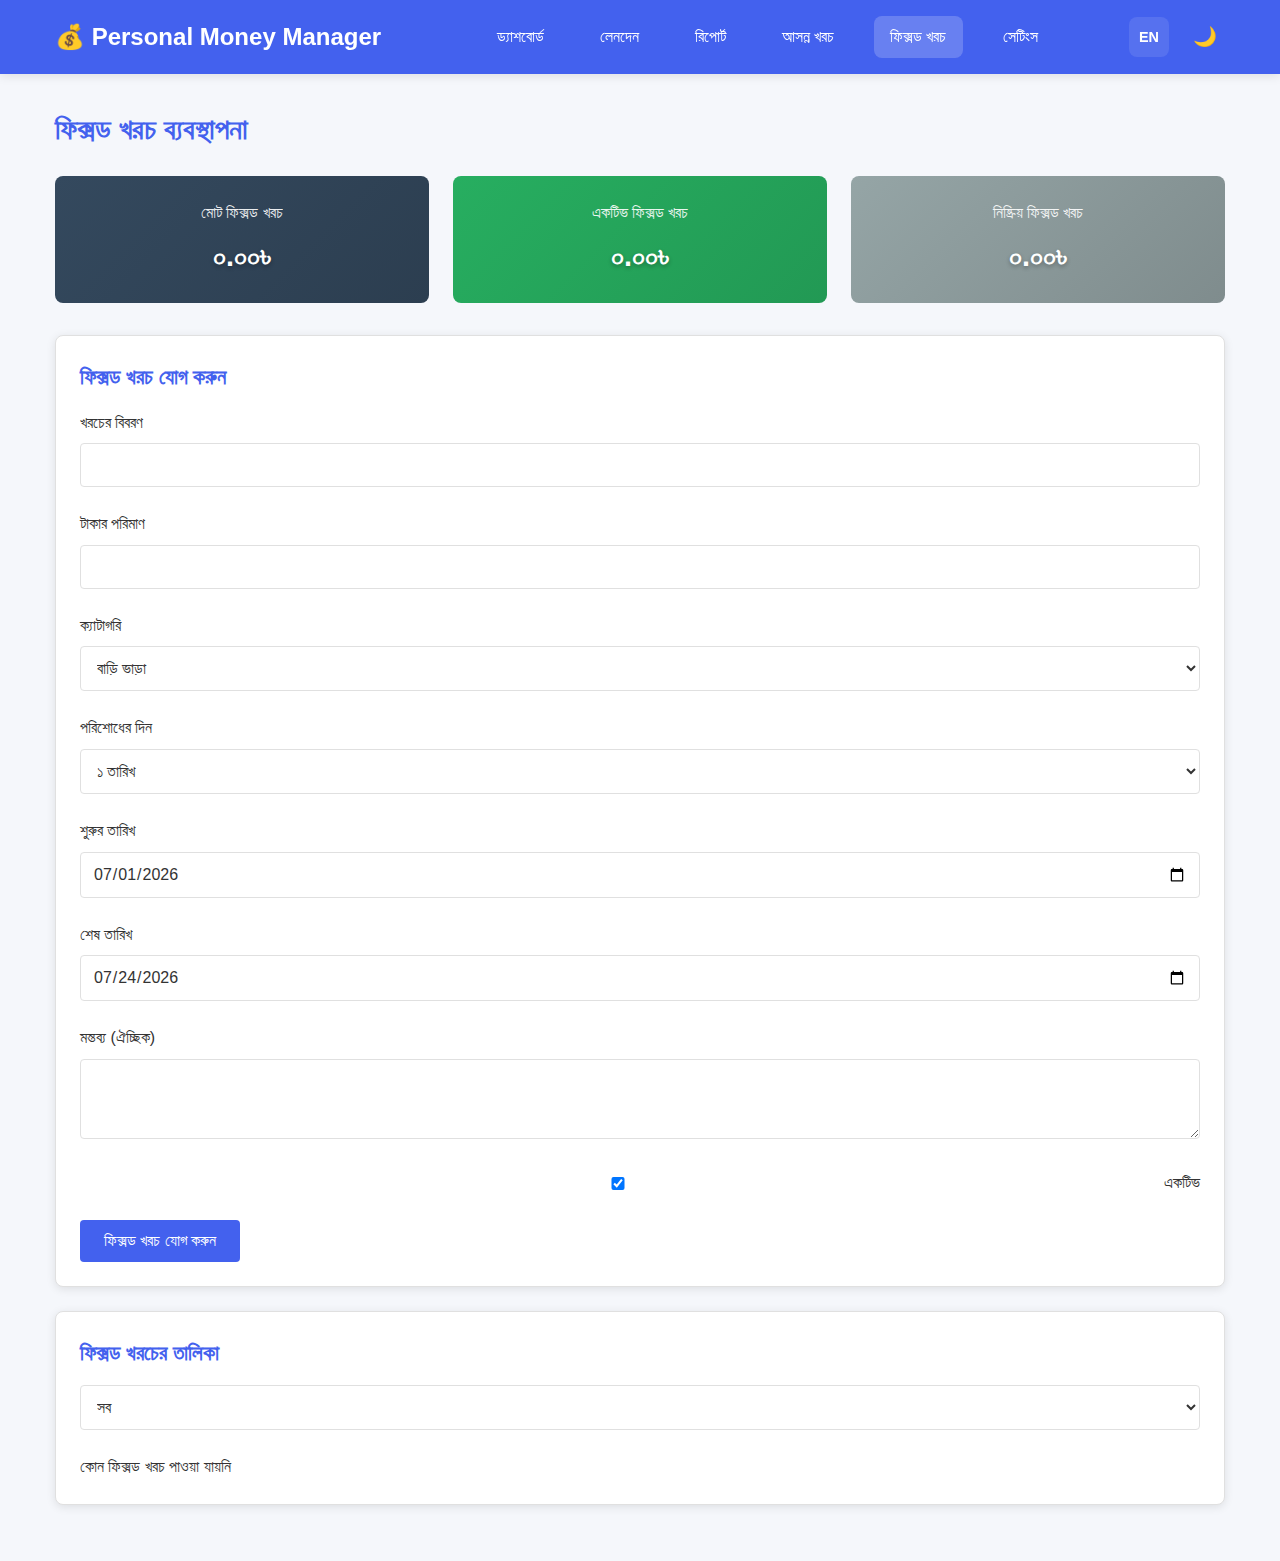
<file: fixed-expenses.html>
<!DOCTYPE html>
<html lang="bn">
  <head>
    <meta charset="UTF-8" />
    <meta name="viewport" content="width=device-width, initial-scale=1.0" />
    <title>Personal Money Manager - Fixed Expenses</title>
    <link rel="stylesheet" href="css/style.css" />
  </head>
  <body>
    <header>
      <div class="container">
        <div class="header-content">
          <div class="logo">💰 Personal Money Manager</div>
          <nav>
            <ul>
              <li><a href="index.html" class="nav-link">ড্যাশবোর্ড</a></li>
              <li><a href="transactions.html" class="nav-link">লেনদেন</a></li>
              <li><a href="reports.html" class="nav-link">রিপোর্ট</a></li>
              <li><a href="upcoming.html" class="nav-link">আসন্ন খরচ</a></li>
              <li>
                <a href="fixed-expenses.html" class="nav-link active"
                  >ফিক্সড খরচ</a
                >
              </li>
              <li><a href="settings.html" class="nav-link">সেটিংস</a></li>
            </ul>
          </nav>
          <div class="header-controls">
            <button class="language-toggle" id="languageToggle">EN</button>
            <button class="theme-toggle" id="themeToggle">🌙</button>
          </div>
        </div>
      </div>
    </header>

    <div class="container">
      <div class="page active">
        <h2 class="page-title" data-i18n="fixedExpenseManagement">
          ফিক্সড খরচ ব্যবস্থাপনা
        </h2>

        <!-- Fixed Expenses Summary -->
        <div class="summary-cards">
          <div class="summary-card fixed-total">
            <h3 data-i18n="totalFixedExpenses">মোট ফিক্সড খরচ</h3>
            <div class="amount" id="totalFixed">৳ 0</div>
          </div>
          <div class="summary-card fixed-active">
            <h3 data-i18n="activeFixedExpenses">একটিভ ফিক্সড খরচ</h3>
            <div class="amount" id="activeFixed">৳ 0</div>
          </div>
          <div class="summary-card fixed-inactive">
            <h3 data-i18n="inactiveFixedExpenses">নিষ্ক্রিয় ফিক্সড খরচ</h3>
            <div class="amount" id="inactiveFixed">৳ 0</div>
          </div>
        </div>

        <div class="card">
          <h3 data-i18n="addFixedExpense">ফিক্সড খরচ যোগ করুন</h3>
          <form id="fixedExpenseForm">
            <div class="form-group">
              <label for="fixedTitle" data-i18n="expenseDescription"
                >খরচের বিবরণ</label
              >
              <input type="text" id="fixedTitle" required />
            </div>

            <div class="form-group">
              <label for="fixedAmount" data-i18n="amount">টাকার পরিমাণ</label>
              <input
                type="number"
                id="fixedAmount"
                step="0.01"
                min="0"
                required
              />
            </div>

            <div class="form-group">
              <label for="fixedCategory" data-i18n="category">ক্যাটাগরি</label>
              <select id="fixedCategory" required>
                <option value="rent" data-i18n="rent">বাড়ি ভাড়া</option>
                <option value="utilities" data-i18n="utilities">
                  ইউটিলিটি বিল
                </option>
                <option value="internet" data-i18n="internet">ইন্টারনেট</option>
                <option value="loan" data-i18n="loan">লোন</option>
                <option value="insurance" data-i18n="insurance">বীমা</option>
                <option value="subscription" data-i18n="subscription">
                  সাবস্ক্রিপশন
                </option>
                <option value="other" data-i18n="other">অন্যান্য</option>
              </select>
            </div>

            <div class="form-group">
              <label for="fixedDueDay" data-i18n="dueDay">পরিশোধের দিন</label>
              <select id="fixedDueDay" required>
                <option value="1">১ তারিখ</option>
                <option value="5">৫ তারিখ</option>
                <option value="10">১০ তারিখ</option>
                <option value="15">১৫ তারিখ</option>
                <option value="20">২০ তারিখ</option>
                <option value="25">২৫ তারিখ</option>
                <option value="28">২৮ তারিখ</option>
              </select>
            </div>

            <div class="form-group">
              <label for="fixedStartDate" data-i18n="startDate"
                >শুরুর তারিখ</label
              >
              <input type="date" id="fixedStartDate" required />
            </div>

            <div class="form-group">
              <label for="fixedEndDate" data-i18n="endDate"
                >শেষ তারিখ (ঐচ্ছিক)</label
              >
              <input type="date" id="fixedEndDate" />
            </div>

            <div class="form-group">
              <label for="fixedNotes" data-i18n="notesOptional"
                >মন্তব্য (ঐচ্ছিক)</label
              >
              <textarea id="fixedNotes" rows="3"></textarea>
            </div>

            <div class="form-group">
              <label class="toggle-label">
                <input type="checkbox" id="fixedActive" checked />
                <span data-i18n="active">একটিভ</span>
              </label>
            </div>

            <button type="submit" data-i18n="addFixedExpense">
              ফিক্সড খরচ যোগ করুন
            </button>
          </form>
        </div>

        <div class="card">
          <h3 data-i18n="fixedExpenseList">ফিক্সড খরচের তালিকা</h3>
          <div class="filter-options">
            <select id="filterFixedStatus">
              <option value="all" data-i18n="all">সব</option>
              <option value="active" data-i18n="active">একটিভ</option>
              <option value="inactive" data-i18n="inactive">নিষ্ক্রিয়</option>
            </select>
          </div>
          <div id="fixedExpenseList"></div>
        </div>
      </div>
    </div>

    <script src="js/app.js"></script>
    <script src="js/fixed-expenses.js"></script>
  </body>
</html>
</file>
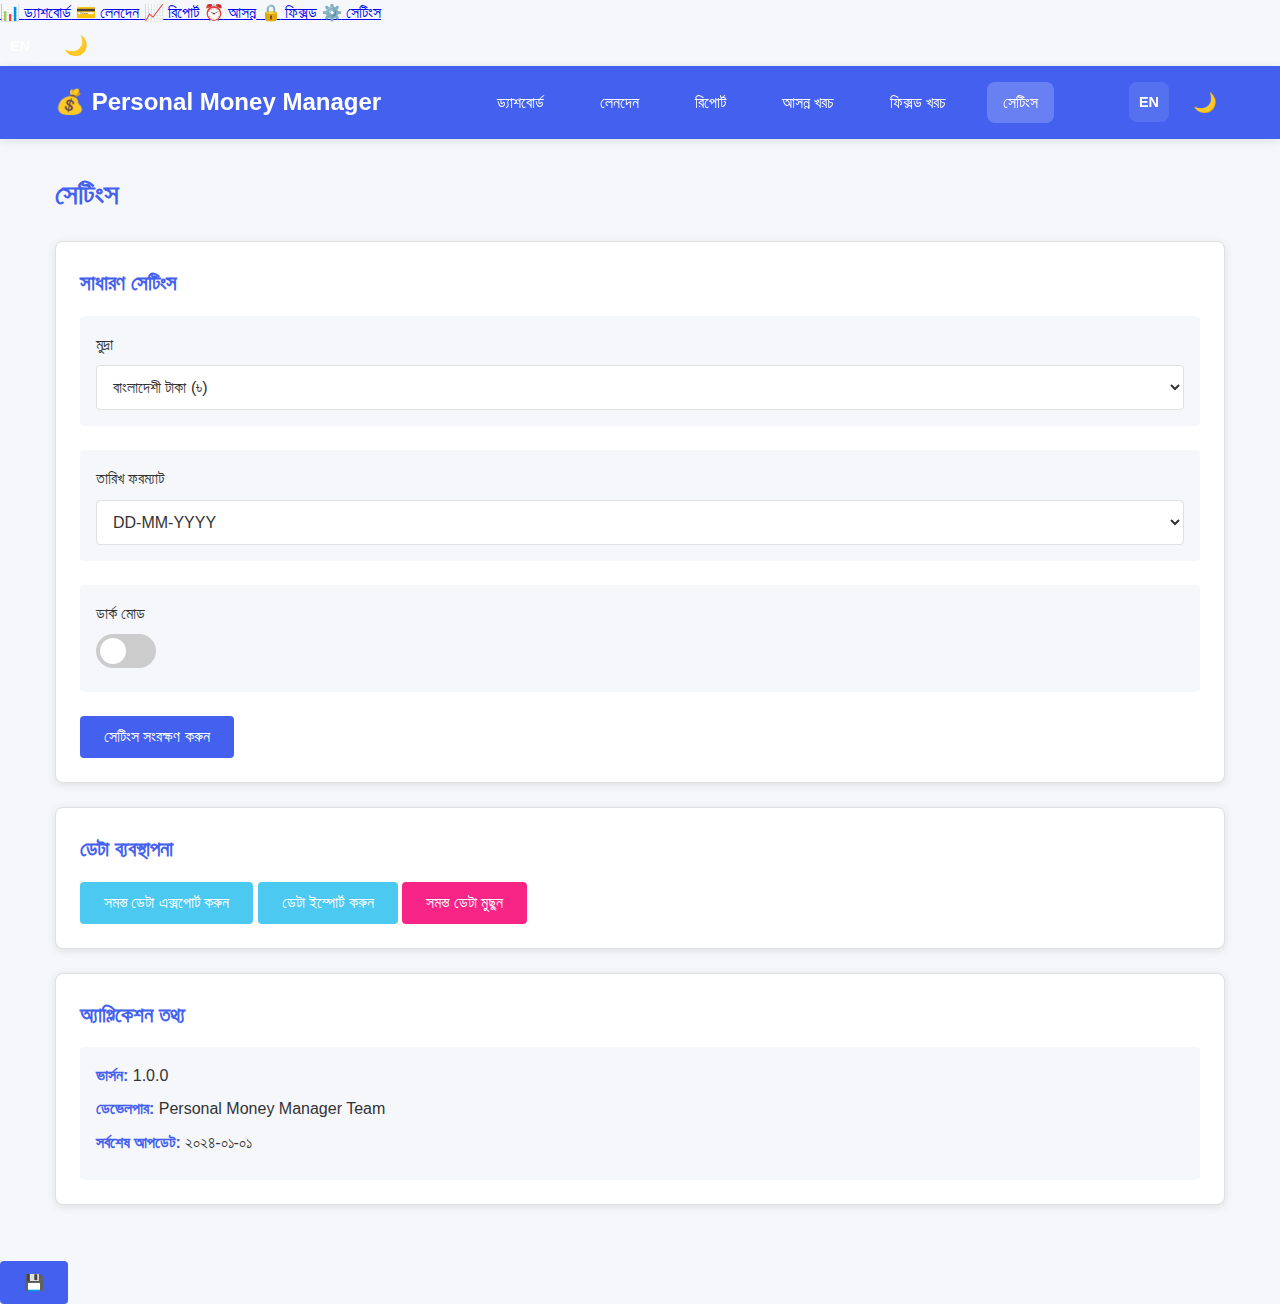
<file: settings.html>
<!DOCTYPE html>
<html lang="bn">
  <head>
    <meta charset="UTF-8" />
    <meta name="viewport" content="width=device-width, initial-scale=1.0" />
    <title>Personal Money Manager - Settings</title>
    <link rel="stylesheet" href="css/style.css" />
    <link
      rel="stylesheet"
      href="css/mobile.css"
      media="screen and (max-width: 768px)"
    />
  </head>
  <body>
    <!-- Mobile Bottom Navigation -->
    <nav class="mobile-nav">
      <a href="index.html" class="mobile-nav-item">
        <span class="nav-icon">📊</span>
        <span class="nav-label">ড্যাশবোর্ড</span>
      </a>
      <a href="transactions.html" class="mobile-nav-item">
        <span class="nav-icon">💳</span>
        <span class="nav-label">লেনদেন</span>
      </a>
      <a href="reports.html" class="mobile-nav-item">
        <span class="nav-icon">📈</span>
        <span class="nav-label">রিপোর্ট</span>
      </a>
      <a href="upcoming.html" class="mobile-nav-item">
        <span class="nav-icon">⏰</span>
        <span class="nav-label">আসন্ন</span>
      </a>
      <a href="fixed-expenses.html" class="mobile-nav-item">
        <span class="nav-icon">🔒</span>
        <span class="nav-label">ফিক্সড</span>
      </a>
      <a href="settings.html" class="mobile-nav-item active">
        <span class="nav-icon">⚙️</span>
        <span class="nav-label">সেটিংস</span>
      </a>
      <div class="header-controls">
        <button class="language-toggle" id="mobileLanguageToggle">EN</button>
        <button class="theme-toggle" id="mobileThemeToggle">🌙</button>
      </div>
    </nav>

    <!-- Desktop Header - Original -->
    <header>
      <div class="container">
        <div class="header-content">
          <div class="logo">💰 Personal Money Manager</div>
          <nav>
            <ul>
              <li><a href="index.html" class="nav-link">ড্যাশবোর্ড</a></li>
              <li><a href="transactions.html" class="nav-link">লেনদেন</a></li>
              <li><a href="reports.html" class="nav-link">রিপোর্ট</a></li>
              <li><a href="upcoming.html" class="nav-link">আসন্ন খরচ</a></li>
              <li>
                <a href="fixed-expenses.html" class="nav-link">ফিক্সড খরচ</a>
              </li>
              <li>
                <a href="settings.html" class="nav-link active">সেটিংস</a>
              </li>
            </ul>
          </nav>
          <div class="header-controls">
            <button class="language-toggle" id="desktopLanguageToggle">
              EN
            </button>
            <button class="theme-toggle" id="desktopThemeToggle">🌙</button>
          </div>
        </div>
      </div>
    </header>

    <div class="container">
      <div id="settings" class="page active">
        <h2 class="page-title">সেটিংস</h2>

        <div class="card">
          <h3>সাধারণ সেটিংস</h3>

          <div class="settings-option">
            <label for="currency">মুদ্রা</label>
            <select id="currency">
              <option value="BDT">বাংলাদেশী টাকা (৳)</option>
              <option value="USD">ইউএস ডলার ($)</option>
              <option value="EUR">ইউরো (€)</option>
              <option value="GBP">ব্রিটিশ পাউন্ড (£)</option>
              <option value="INR">ভারতীয় রুপী (₹)</option>
            </select>
          </div>

          <div class="settings-option">
            <label for="dateFormat">তারিখ ফরম্যাট</label>
            <select id="dateFormat">
              <option value="dd-mm-yyyy">DD-MM-YYYY</option>
              <option value="mm-dd-yyyy">MM-DD-YYYY</option>
              <option value="yyyy-mm-dd">YYYY-MM-DD</option>
            </select>
          </div>

          <div class="settings-option">
            <label>ডার্ক মোড</label>
            <label class="toggle-switch">
              <input type="checkbox" id="darkMode" />
              <span class="slider"></span>
            </label>
          </div>

          <button id="saveSettings">সেটিংস সংরক্ষণ করুন</button>
        </div>

        <div class="card">
          <h3>ডেটা ব্যবস্থাপনা</h3>
          <button id="exportData" class="btn-success">
            সমস্ত ডেটা এক্সপোর্ট করুন
          </button>
          <button id="importData" class="btn-success">
            ডেটা ইম্পোর্ট করুন
          </button>
          <button id="clearData" class="btn-danger">সমস্ত ডেটা মুছুন</button>
        </div>

        <div class="card">
          <h3>অ্যাপ্লিকেশন তথ্য</h3>
          <div class="app-info">
            <p><strong>ভার্সন:</strong> 1.0.0</p>
            <p><strong>ডেভেলপার:</strong> Personal Money Manager Team</p>
            <p>
              <strong>সর্বশেষ আপডেট:</strong>
              <span id="lastUpdateDate">২০২৪-০১-০১</span>
            </p>
          </div>
        </div>
      </div>
    </div>

    <!-- Floating Action Button for Mobile -->
    <button class="fab" id="fab">
      <span class="fab-icon">💾</span>
    </button>

    <script src="js/app.js"></script>
    <script src="js/settings.js"></script>
    <script src="js/mobile.js"></script>
  </body>
</html>
</file>
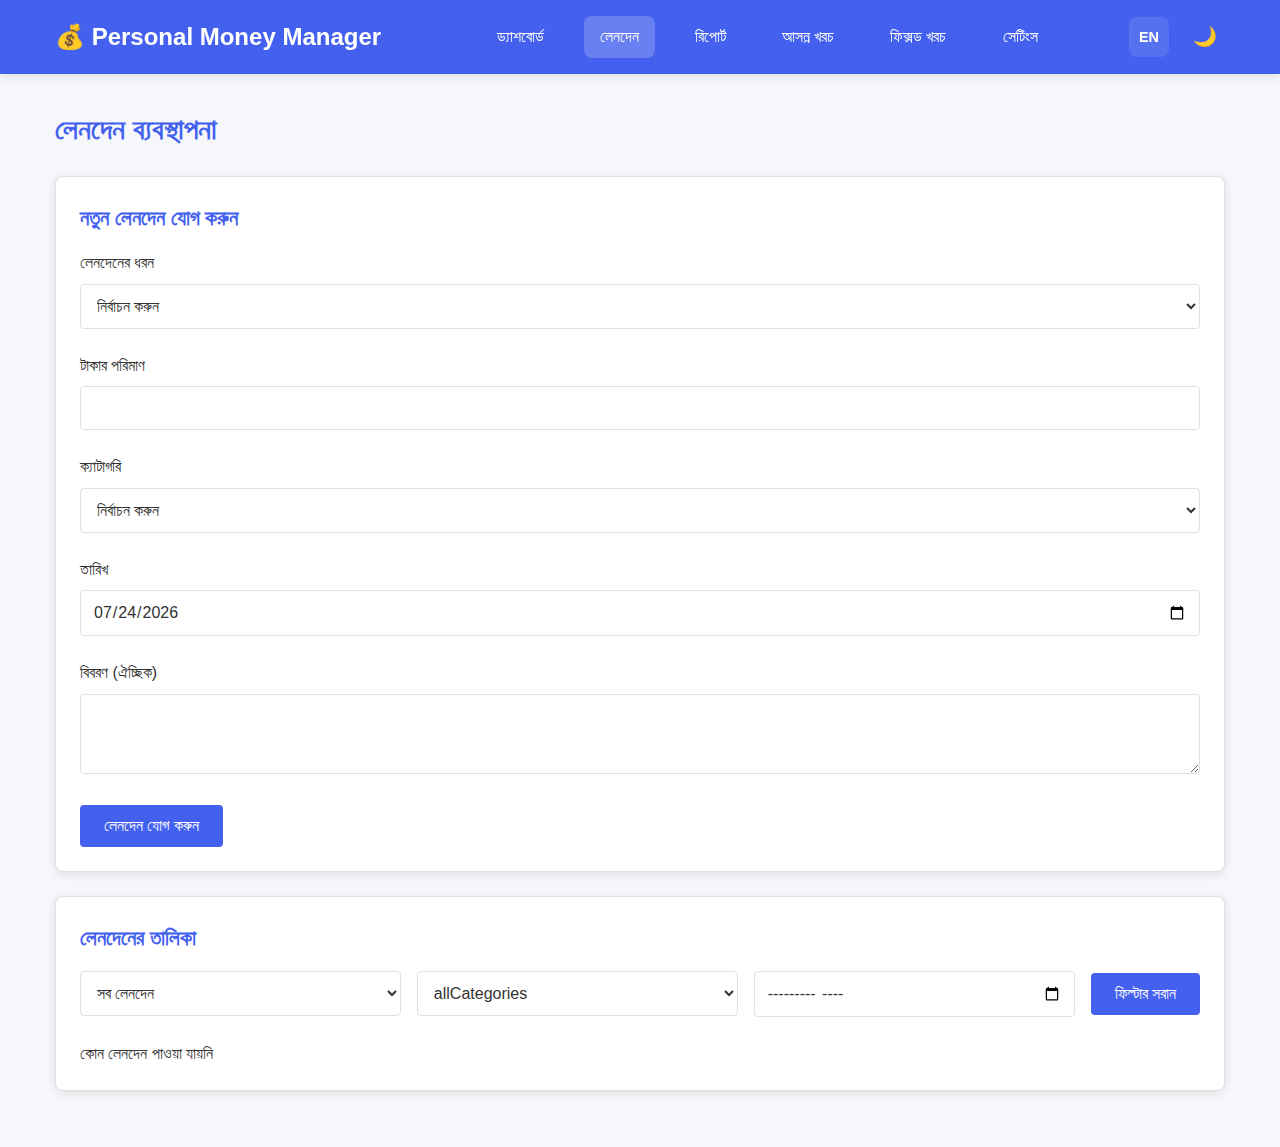
<file: transactions.html>
<!DOCTYPE html>
<html lang="bn">
<head>
    <meta charset="UTF-8">
    <meta name="viewport" content="width=device-width, initial-scale=1.0">
    <title>Personal Money Manager - Transactions</title>
    <link rel="stylesheet" href="css/style.css">
</head>
<body>
    <header>
        <div class="container">
            <div class="header-content">
                <div class="logo">💰 Personal Money Manager</div>
                <nav>
                    <ul>
                        <li><a href="index.html" class="nav-link">ড্যাশবোর্ড</a></li>
                        <li><a href="transactions.html" class="nav-link active">লেনদেন</a></li>
                        <li><a href="reports.html" class="nav-link">রিপোর্ট</a></li>
                        <li><a href="upcoming.html" class="nav-link">আসন্ন খরচ</a></li>
                        <li><a href="fixed-expenses.html" class="nav-link">ফিক্সড খরচ</a></li>
                        <li><a href="settings.html" class="nav-link">সেটিংস</a></li>
                    </ul>
                </nav>
                <div class="header-controls">
                    <button class="language-toggle" id="languageToggle">EN</button>
                    <button class="theme-toggle" id="themeToggle">🌙</button>
                </div>
            </div>
        </div>
    </header>

    <div class="container">
        <div class="page active">
            <h2 class="page-title" data-i18n="transactionManagement">লেনদেন ব্যবস্থাপনা</h2>
            
            <div class="card">
                <h3 data-i18n="addNewTransaction">নতুন লেনদেন যোগ করুন</h3>
                <form id="transactionForm">
                    <div class="form-group">
                        <label for="type" data-i18n="transactionType">লেনদেনের ধরন</label>
                        <select id="type" required>
                            <option value="" data-i18n="selectOption">নির্বাচন করুন</option>
                            <option value="income" data-i18n="income">আয়</option>
                            <option value="expense" data-i18n="expense">খরচ</option>
                            <option value="saving" data-i18n="saving">সঞ্চয়</option>
                        </select>
                    </div>
                    
                    <div class="form-group">
                        <label for="amount" data-i18n="amount">টাকার পরিমাণ</label>
                        <input type="number" id="amount" step="0.01" min="0" required>
                    </div>
                    
                    <div class="form-group" id="categoryGroup">
                        <label for="category" data-i18n="category">ক্যাটাগরি</label>
                        <select id="category">
                            <option value="" data-i18n="selectOption">নির্বাচন করুন</option>
                        </select>
                    </div>
                    
                    <div class="form-group" id="sourceGroup" style="display: none;">
                        <label for="source" data-i18n="source">উৎস</label>
                        <input type="text" id="source">
                    </div>
                    
                    <div class="form-group">
                        <label for="date" data-i18n="date">তারিখ</label>
                        <input type="date" id="date" required>
                    </div>
                    
                    <div class="form-group">
                        <label for="description" data-i18n="descriptionOptional">বিবরণ (ঐচ্ছিক)</label>
                        <textarea id="description" rows="3"></textarea>
                    </div>
                    
                    <button type="submit" data-i18n="addTransaction">লেনদেন যোগ করুন</button>
                </form>
            </div>

            <div class="card">
                <h3 data-i18n="transactionList">লেনদেনের তালিকা</h3>
                <div class="filter-options">
                    <select id="filterType">
                        <option value="all" data-i18n="allTransactions">সব লেনদেন</option>
                        <option value="income" data-i18n="incomeOnly">শুধু আয়</option>
                        <option value="expense" data-i18n="expenseOnly">শুধু খরচ</option>
                        <option value="saving" data-i18n="savingOnly">শুধু সঞ্চয়</option>
                    </select>
                    
                    <select id="filterCategory">
                        <option value="all" data-i18n="allCategories">সব ক্যাটাগরি</option>
                    </select>
                    
                    <input type="month" id="filterMonth">
                    
                    <button type="button" id="clearFilters" data-i18n="clearFilters">ফিল্টার সরান</button>
                </div>
                
                <div id="transactionList"></div>
            </div>
        </div>
    </div>

    <script src="js/app.js"></script>
    <script src="js/transactions.js"></script>
</body>
</html>
</file>
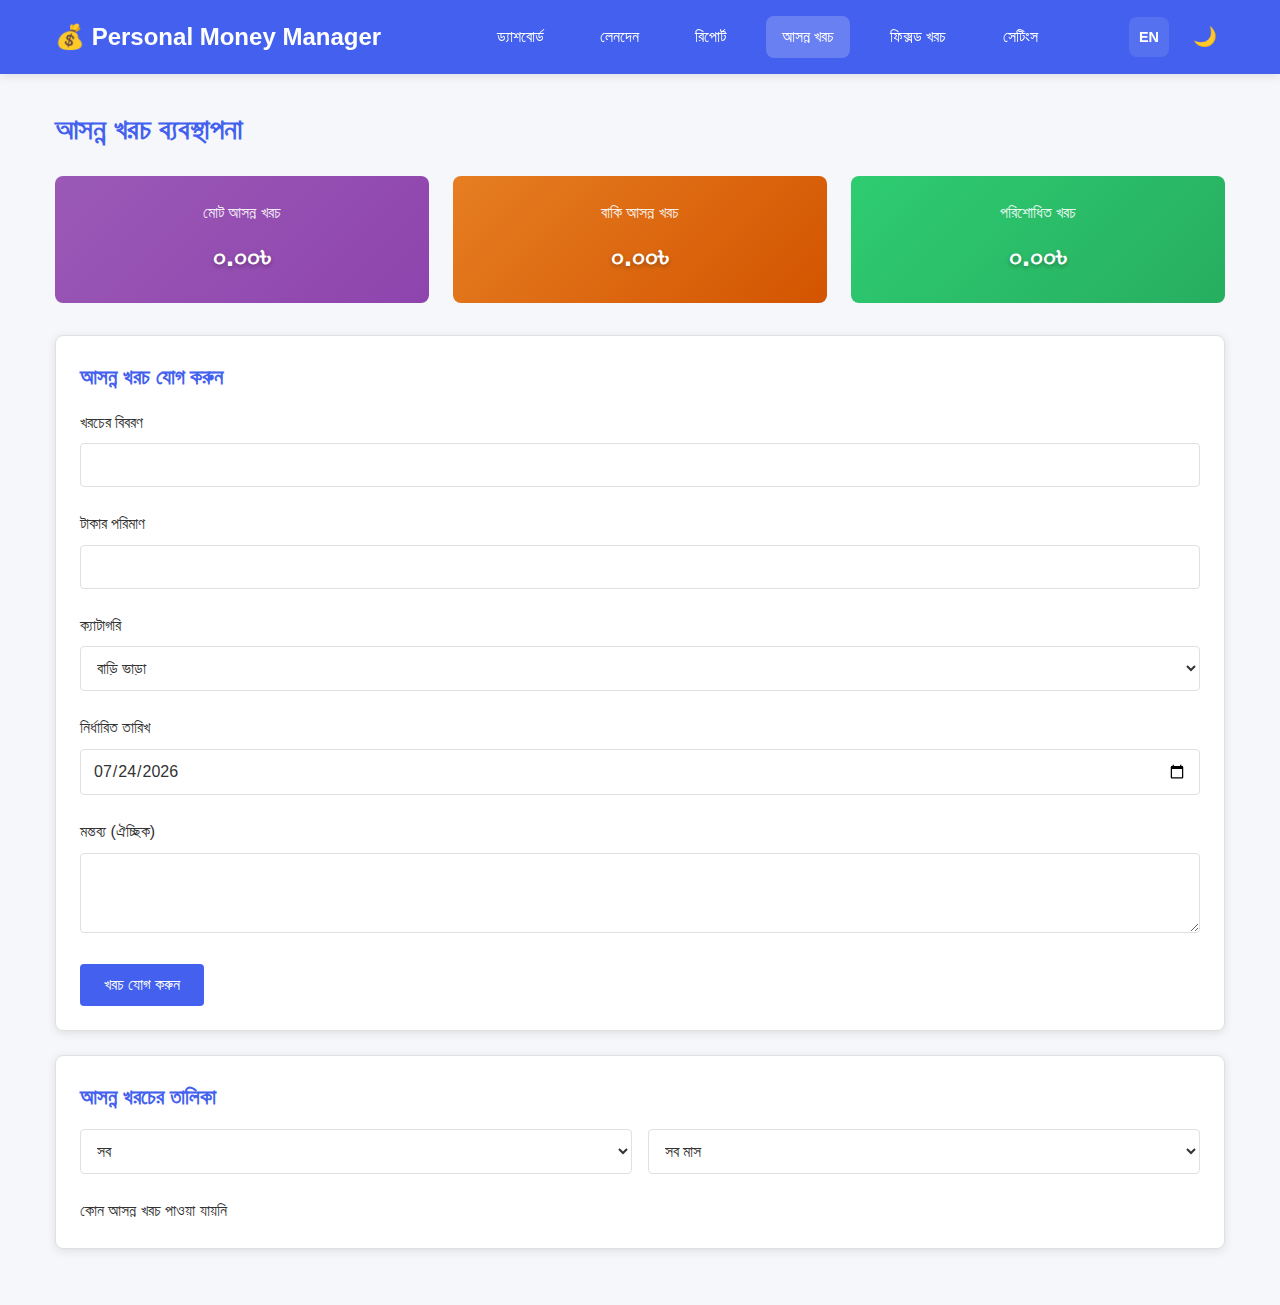
<file: upcoming.html>
<!DOCTYPE html>
<html lang="bn">
  <head>
    <meta charset="UTF-8" />
    <meta name="viewport" content="width=device-width, initial-scale=1.0" />
    <title>Personal Money Manager - Upcoming Expenses</title>
    <link rel="stylesheet" href="css/style.css" />
  </head>
  <body>
    <header>
      <div class="container">
        <div class="header-content">
          <div class="logo">💰 Personal Money Manager</div>
          <nav>
            <ul>
              <li><a href="index.html" class="nav-link">ড্যাশবোর্ড</a></li>
              <li><a href="transactions.html" class="nav-link">লেনদেন</a></li>
              <li><a href="reports.html" class="nav-link">রিপোর্ট</a></li>
              <li>
                <a href="upcoming.html" class="nav-link active">আসন্ন খরচ</a>
              </li>
              <li>
                <a href="fixed-expenses.html" class="nav-link">ফিক্সড খরচ</a>
              </li>
              <li><a href="settings.html" class="nav-link">সেটিংস</a></li>
            </ul>
          </nav>
          <div class="header-controls">
            <button class="language-toggle" id="languageToggle">EN</button>
            <button class="theme-toggle" id="themeToggle">🌙</button>
          </div>
        </div>
      </div>
    </header>

    <div class="container">
      <div class="page active">
        <h2 class="page-title" data-i18n="upcomingExpenseManagement">
          আসন্ন খরচ ব্যবস্থাপনা
        </h2>

        <!-- Upcoming Expenses Summary -->
        <div class="summary-cards">
          <div class="summary-card upcoming-total">
            <h3 data-i18n="totalUpcomingExpenses">মোট আসন্ন খরচ</h3>
            <div class="amount" id="totalUpcoming">৳ 0</div>
          </div>
          <div class="summary-card upcoming-pending">
            <h3 data-i18n="pendingUpcomingExpenses">বাকি আসন্ন খরচ</h3>
            <div class="amount" id="pendingUpcoming">৳ 0</div>
          </div>
          <div class="summary-card upcoming-paid">
            <h3 data-i18n="paidUpcomingExpenses">পরিশোধিত খরচ</h3>
            <div class="amount" id="paidUpcoming">৳ 0</div>
          </div>
        </div>

        <div class="card">
          <h3 data-i18n="addUpcomingExpense">আসন্ন খরচ যোগ করুন</h3>
          <form id="upcomingForm">
            <div class="form-group">
              <label for="upcomingTitle" data-i18n="expenseDescription"
                >খরচের বিবরণ</label
              >
              <input type="text" id="upcomingTitle" required />
            </div>

            <div class="form-group">
              <label for="upcomingAmount" data-i18n="amount"
                >টাকার পরিমাণ</label
              >
              <input
                type="number"
                id="upcomingAmount"
                step="0.01"
                min="0"
                required
              />
            </div>

            <div class="form-group">
              <label for="upcomingCategory" data-i18n="category"
                >ক্যাটাগরি</label
              >
              <select id="upcomingCategory" required>
                <option value="rent" data-i18n="rent">বাড়ি ভাড়া</option>
                <option value="utilities" data-i18n="utilities">
                  ইউটিলিটি বিল
                </option>
                <option value="loan" data-i18n="loan">লোন</option>
                <option value="insurance" data-i18n="insurance">বীমা</option>
                <option value="other" data-i18n="other">অন্যান্য</option>
              </select>
            </div>

            <div class="form-group">
              <label for="upcomingDueDate" data-i18n="dueDate"
                >নির্ধারিত তারিখ</label
              >
              <input type="date" id="upcomingDueDate" required />
            </div>

            <div class="form-group">
              <label for="upcomingNotes" data-i18n="notesOptional"
                >মন্তব্য (ঐচ্ছিক)</label
              >
              <textarea id="upcomingNotes" rows="3"></textarea>
            </div>

            <button type="submit" data-i18n="addExpense">খরচ যোগ করুন</button>
          </form>
        </div>

        <div class="card">
          <h3 data-i18n="upcomingExpenseList">আসন্ন খরচের তালিকা</h3>
          <div class="filter-options">
            <select id="filterUpcomingStatus">
              <option value="all" data-i18n="all">সব</option>
              <option value="pending" data-i18n="pending">বাকি</option>
              <option value="paid" data-i18n="paid">পরিশোধিত</option>
            </select>
            <select id="filterUpcomingMonth">
              <option value="all" data-i18n="allMonths">সব মাস</option>
            </select>
          </div>
          <div id="upcomingList"></div>
        </div>
      </div>
    </div>

    <script src="js/app.js"></script>
    <script src="js/upcoming.js"></script>
  </body>
</html>
</file>
<file: css/style.css>
:root {
    --primary: #4361ee;
    --secondary: #3f37c9;
    --success: #4cc9f0;
    --danger: #f72585;
    --warning: #f8961e;
    --info: #4895ef;
    --light: #f8f9fa;
    --dark: #212529;
    --income: #2ecc71;
    --expense: #e74c3c;
    --savings: #3498db;
    --background: #f5f7fb;
    --card-bg: #ffffff;
    --text: #333333;
    --border: #e0e0e0;
    --shadow: 0 2px 10px rgba(0,0,0,0.1);
    --radius: 8px;
}

.dark-mode {
    --background: #1a1a1a;
    --card-bg: #2d2d2d;
    --text: #f0f0f0;
    --border: #404040;
    --shadow: 0 2px 10px rgba(0,0,0,0.3);
}

* {
    margin: 0;
    padding: 0;
    box-sizing: border-box;
    font-family: 'Segoe UI', Tahoma, Geneva, Verdana, sans-serif;
}

body {
    background-color: var(--background);
    color: var(--text);
    transition: all 0.3s ease;
    line-height: 1.6;
}

.container {
    max-width: 1200px;
    margin: 0 auto;
    padding: 0 15px;
}

/* Header Styles */
header {
    background-color: var(--primary);
    color: white;
    padding: 1rem 0;
    box-shadow: var(--shadow);
    position: sticky;
    top: 0;
    z-index: 100;
}

.header-content {
    display: flex;
    justify-content: space-between;
    align-items: center;
    flex-wrap: wrap;
}

.logo {
    font-size: 1.5rem;
    font-weight: bold;
    display: flex;
    align-items: center;
    gap: 0.5rem;
}

nav ul {
    display: flex;
    list-style: none;
    flex-wrap: wrap;
}

nav ul li {
    margin-left: 1.5rem;
}

nav ul li a {
    color: white;
    text-decoration: none;
    padding: 0.5rem 1rem;
    border-radius: var(--radius);
    transition: background 0.3s;
    display: block;
}

nav ul li a:hover, nav ul li a.active {
    background-color: rgba(255,255,255,0.2);
}

.header-controls {
    display: flex;
    gap: 1rem;
    align-items: center;
}

.theme-toggle, .language-toggle {
    background: none;
    border: none;
    color: white;
    cursor: pointer;
    font-size: 1.2rem;
    padding: 0.5rem;
    border-radius: var(--radius);
    transition: background 0.3s;
    display: flex;
    align-items: center;
    justify-content: center;
    min-width: 40px;
    height: 40px;
}

.theme-toggle:hover, .language-toggle:hover {
    background-color: rgba(255,255,255,0.2);
}

.language-toggle {
    background-color: rgba(255,255,255,0.1);
    font-weight: bold;
    font-size: 0.9rem;
}

/* Page Styles */
.page {
    display: none;
    padding: 2rem 0;
    min-height: calc(100vh - 80px);
}

.page.active {
    display: block;
}

.page-title {
    margin-bottom: 1.5rem;
    font-size: 1.8rem;
    color: var(--primary);
    font-weight: 600;
}

/* Card Styles */
.card {
    background-color: var(--card-bg);
    border-radius: var(--radius);
    box-shadow: var(--shadow);
    padding: 1.5rem;
    margin-bottom: 1.5rem;
    border: 1px solid var(--border);
    transition: transform 0.2s ease;
}

.card:hover {
    transform: translateY(-2px);
}

.card h3 {
    margin-bottom: 1rem;
    color: var(--primary);
    font-size: 1.3rem;
    font-weight: 600;
}

/* Summary Cards */
.summary-cards {
    display: grid;
    grid-template-columns: repeat(auto-fit, minmax(250px, 1fr));
    gap: 1.5rem;
    margin-bottom: 2rem;
}

.summary-card {
    padding: 1.5rem;
    border-radius: var(--radius);
    color: white;
    text-align: center;
    transition: transform 0.3s ease;
}

.summary-card:hover {
    transform: translateY(-5px);
}

.summary-card.income {
    background: linear-gradient(135deg, var(--income), #27ae60);
}

.summary-card.expense {
    background: linear-gradient(135deg, var(--expense), #c0392b);
}

.summary-card.balance {
    background: linear-gradient(135deg, var(--primary), var(--secondary));
}

.summary-card.savings {
    background: linear-gradient(135deg, var(--savings), #2980b9);
}

.summary-card.upcoming-total {
    background: linear-gradient(135deg, #9b59b6, #8e44ad);
}

.summary-card.upcoming-pending {
    background: linear-gradient(135deg, #e67e22, #d35400);
}

.summary-card.upcoming-paid {
    background: linear-gradient(135deg, #2ecc71, #27ae60);
}

.summary-card.fixed-total {
    background: linear-gradient(135deg, #34495e, #2c3e50);
}

.summary-card.fixed-active {
    background: linear-gradient(135deg, #27ae60, #229954);
}

.summary-card.fixed-inactive {
    background: linear-gradient(135deg, #95a5a6, #7f8c8d);
}

.summary-card h3 {
    font-size: 1rem;
    margin-bottom: 0.5rem;
    color: white;
    opacity: 0.9;
    font-weight: 500;
}

.summary-card .amount {
    font-size: 1.8rem;
    font-weight: bold;
    text-shadow: 0 2px 4px rgba(0,0,0,0.3);
}

/* Form Styles */
.form-group {
    margin-bottom: 1.5rem;
}

label {
    display: block;
    margin-bottom: 0.5rem;
    font-weight: 500;
    color: var(--text);
}

input, select, textarea {
    width: 100%;
    padding: 0.75rem;
    border: 1px solid var(--border);
    border-radius: 4px;
    background-color: var(--card-bg);
    color: var(--text);
    font-size: 1rem;
    transition: border-color 0.3s, box-shadow 0.3s;
}

input:focus, select:focus, textarea:focus {
    outline: none;
    border-color: var(--primary);
    box-shadow: 0 0 0 3px rgba(67, 97, 238, 0.1);
}

textarea {
    resize: vertical;
    min-height: 80px;
}

/* Button Styles */
button {
    background-color: var(--primary);
    color: white;
    border: none;
    padding: 0.75rem 1.5rem;
    border-radius: 4px;
    cursor: pointer;
    font-size: 1rem;
    transition: all 0.3s;
    font-weight: 500;
}

button:hover {
    background-color: var(--secondary);
    transform: translateY(-1px);
}

button:active {
    transform: translateY(0);
}

.btn-danger {
    background-color: var(--danger);
}

.btn-danger:hover {
    background-color: #d1144a;
}

.btn-success {
    background-color: var(--success);
}

.btn-success:hover {
    background-color: #3aa8d0;
}

.btn-warning {
    background-color: #f39c12;
}

.btn-warning:hover {
    background-color: #e67e22;
}

.btn-info {
    background-color: #3498db;
}

.btn-info:hover {
    background-color: #2980b9;
}

/* Transaction List */
.transaction-list {
    margin-top: 1.5rem;
}

.transaction-item {
    display: flex;
    justify-content: space-between;
    align-items: center;
    padding: 1rem;
    border-bottom: 1px solid var(--border);
    transition: background-color 0.3s;
}

.transaction-item:hover {
    background-color: var(--background);
}

.transaction-item:last-child {
    border-bottom: none;
}

.transaction-info h4 {
    margin-bottom: 0.25rem;
    color: var(--text);
    font-weight: 600;
}

.transaction-info p {
    color: var(--text);
    opacity: 0.8;
    font-size: 0.9rem;
    margin-bottom: 0.25rem;
}

.transaction-amount {
    font-size: 1.1rem;
    font-weight: bold;
}

.transaction-amount.income {
    color: var(--income);
}

.transaction-amount.expense {
    color: var(--expense);
}

.transaction-actions {
    display: flex;
    gap: 0.5rem;
}

.transaction-actions button {
    padding: 0.4rem 0.8rem;
    font-size: 0.8rem;
}

/* Chart Container */
.chart-container {
    height: 300px;
    margin-bottom: 2rem;
    position: relative;
}

/* Filter Options */
.filter-options {
    display: flex;
    gap: 1rem;
    margin-bottom: 1.5rem;
    flex-wrap: wrap;
    align-items: center;
}

.filter-options select, 
.filter-options input {
    flex: 1;
    min-width: 150px;
}

/* Upcoming Items */
.upcoming-item {
    display: flex;
    justify-content: space-between;
    align-items: center;
    padding: 1rem;
    border-left: 4px solid var(--warning);
    background-color: var(--card-bg);
    margin-bottom: 1rem;
    border-radius: 4px;
    transition: all 0.3s ease;
}

.upcoming-item:hover {
    transform: translateX(5px);
}

.upcoming-item.due-soon {
    border-left-color: var(--danger);
}

.upcoming-item.paid {
    border-left-color: var(--success);
    opacity: 0.7;
}

.upcoming-info h4 {
    margin-bottom: 0.5rem;
    color: var(--text);
    font-weight: 600;
}

.upcoming-info p {
    margin-bottom: 0.25rem;
    color: var(--text);
    opacity: 0.8;
    font-size: 0.9rem;
}

.upcoming-actions {
    display: flex;
    gap: 0.5rem;
}

.upcoming-actions button {
    padding: 0.5rem 1rem;
    font-size: 0.9rem;
}

/* Fixed Expenses */
.fixed-expense-item {
    display: flex;
    justify-content: space-between;
    align-items: center;
    padding: 1rem;
    border-left: 4px solid #9b59b6;
    background-color: var(--card-bg);
    margin-bottom: 1rem;
    border-radius: 4px;
    transition: all 0.3s ease;
}

.fixed-expense-item:hover {
    transform: translateX(5px);
}

.fixed-expense-item.active {
    border-left-color: #2ecc71;
}

.fixed-expense-item.inactive {
    border-left-color: #95a5a6;
    opacity: 0.7;
}

.fixed-expense-info h4 {
    margin-bottom: 0.5rem;
    color: var(--text);
    font-weight: 600;
    display: flex;
    align-items: center;
    gap: 0.5rem;
}

.fixed-expense-info p {
    margin-bottom: 0.25rem;
    color: var(--text);
    opacity: 0.8;
    font-size: 0.9rem;
}

.status-badge {
    padding: 0.25rem 0.5rem;
    border-radius: 12px;
    font-size: 0.8rem;
    font-weight: bold;
}

.status-badge.active {
    background-color: #2ecc71;
    color: white;
}

.status-badge.inactive {
    background-color: #95a5a6;
    color: white;
}

.fixed-expense-actions {
    display: flex;
    gap: 0.5rem;
}

.fixed-expense-actions button {
    padding: 0.5rem 1rem;
    font-size: 0.9rem;
}

.fixed-expense-actions button:disabled {
    opacity: 0.5;
    cursor: not-allowed;
    transform: none !important;
}

.fixed-source {
    font-style: italic;
    color: var(--primary) !important;
    font-size: 0.8rem !important;
}

.next-due {
    font-style: italic;
    color: var(--primary);
    margin-top: 0.5rem;
    font-size: 0.8rem;
}

/* Settings */
.settings-option {
    margin-bottom: 1.5rem;
    padding: 1rem;
    background-color: var(--background);
    border-radius: 4px;
}

.toggle-switch {
    position: relative;
    display: inline-block;
    width: 60px;
    height: 34px;
}

.toggle-switch input {
    opacity: 0;
    width: 0;
    height: 0;
}

.slider {
    position: absolute;
    cursor: pointer;
    top: 0;
    left: 0;
    right: 0;
    bottom: 0;
    background-color: #ccc;
    transition: .4s;
    border-radius: 34px;
}

.slider:before {
    position: absolute;
    content: "";
    height: 26px;
    width: 26px;
    left: 4px;
    bottom: 4px;
    background-color: white;
    transition: .4s;
    border-radius: 50%;
}

input:checked + .slider {
    background-color: var(--primary);
}

input:checked + .slider:before {
    transform: translateX(26px);
}

.toggle-label {
    display: flex;
    align-items: center;
    gap: 0.5rem;
    cursor: pointer;
    font-weight: 500;
}

.app-info {
    padding: 1rem;
    background-color: var(--background);
    border-radius: 4px;
}

.app-info p {
    margin-bottom: 0.5rem;
    color: var(--text);
}

.app-info strong {
    color: var(--primary);
}

/* Notification Styles */
.notification {
    position: fixed;
    top: 20px;
    right: 20px;
    padding: 15px 20px;
    border-radius: 5px;
    color: white;
    font-weight: bold;
    z-index: 1000;
    animation: slideIn 0.3s ease;
    max-width: 300px;
    box-shadow: 0 4px 12px rgba(0,0,0,0.15);
}

@keyframes slideIn {
    from { 
        transform: translateX(100%); 
        opacity: 0; 
    }
    to { 
        transform: translateX(0); 
        opacity: 1; 
    }
}

@keyframes slideOut {
    from { 
        transform: translateX(0); 
        opacity: 1; 
    }
    to { 
        transform: translateX(100%); 
        opacity: 0; 
    }
}

/* Empty State */
.empty-state {
    text-align: center;
    padding: 3rem 1rem;
    color: var(--text);
    opacity: 0.7;
}

.empty-state i {
    font-size: 3rem;
    margin-bottom: 1rem;
    opacity: 0.5;
}

/* Loading States */
.loading {
    opacity: 0.6;
    pointer-events: none;
}

.loading::after {
    content: "";
    position: absolute;
    top: 50%;
    left: 50%;
    width: 20px;
    height: 20px;
    margin: -10px 0 0 -10px;
    border: 2px solid var(--primary);
    border-top: 2px solid transparent;
    border-radius: 50%;
    animation: spin 1s linear infinite;
}

@keyframes spin {
    0% { transform: rotate(0deg); }
    100% { transform: rotate(360deg); }
}
</file>
<file: css/mobile.css>
/* Mobile-First Styles - Only applies below 768px */
@media (max-width: 768px) {
  /* Hide desktop header on mobile */
  header {
    display: none !important;
  }

  /* Show mobile navigation */
  .mobile-nav {
    position: fixed;
    bottom: 0;
    left: 0;
    right: 0;
    background: var(--card-bg);
    border-top: 1px solid var(--border);
    display: flex;
    justify-content: space-around;
    padding: 0.5rem 0;
    z-index: 1000;
    box-shadow: 0 -2px 10px rgba(0, 0, 0, 0.1);
  }

  .mobile-nav-item {
    display: flex;
    flex-direction: column;
    align-items: center;
    text-decoration: none;
    color: var(--text);
    opacity: 0.6;
    padding: 0.5rem;
    border-radius: 8px;
    transition: all 0.3s ease;
    min-width: 60px;
  }

  .mobile-nav-item.active {
    opacity: 1;
    color: var(--primary);
    background: rgba(67, 97, 238, 0.1);
  }

  .nav-icon {
    font-size: 1.5rem;
    margin-bottom: 0.25rem;
  }

  .nav-label {
    font-size: 0.7rem;
    font-weight: 500;
  }

  /* Adjust container padding for mobile */
  .container {
    padding-bottom: 70px;
  }

  /* Mobile responsive adjustments */
  .summary-cards {
    grid-template-columns: repeat(2, 1fr);
    gap: 1rem;
  }

  .summary-card {
    padding: 1rem;
  }

  .summary-card .amount {
    font-size: 1.3rem;
  }

  .card {
    padding: 1rem;
    margin-bottom: 1rem;
  }

  .filter-options {
    flex-direction: column;
    gap: 0.5rem;
  }

  .filter-options select,
  .filter-options input {
    min-width: 100%;
  }

  /* Transaction items mobile optimization */
  .transaction-item {
    flex-direction: column;
    align-items: flex-start;
    padding: 0.75rem;
  }

  .transaction-info {
    width: 100%;
    margin-bottom: 0.5rem;
  }

  .transaction-amount {
    align-self: flex-end;
    margin-bottom: 0.5rem;
  }

  .transaction-actions {
    align-self: flex-end;
  }

  /* Form adjustments for mobile */
  .form-group {
    margin-bottom: 1rem;
  }

  input,
  select,
  textarea {
    padding: 0.6rem;
    font-size: 16px;
  }

  button {
    padding: 0.6rem 1.2rem;
    font-size: 0.9rem;
    width: 100%;
  }

  /* Floating Action Button */
  .fab {
    position: fixed;
    bottom: 80px;
    right: 20px;
    width: 60px;
    height: 60px;
    border-radius: 50%;
    background: linear-gradient(135deg, var(--primary), var(--secondary));
    border: none;
    color: white;
    font-size: 1.5rem;
    cursor: pointer;
    box-shadow: 0 4px 20px rgba(67, 97, 238, 0.3);
    z-index: 1000;
    transition: all 0.3s ease;
    display: flex;
    align-items: center;
    justify-content: center;
  }

  .fab:hover {
    transform: scale(1.1);
    box-shadow: 0 6px 25px rgba(67, 97, 238, 0.4);
  }
}

/* Desktop styles - hide mobile elements */
@media (min-width: 769px) {
  .mobile-nav {
    display: none;
  }

  .fab {
    display: none;
  }
}
</file>
